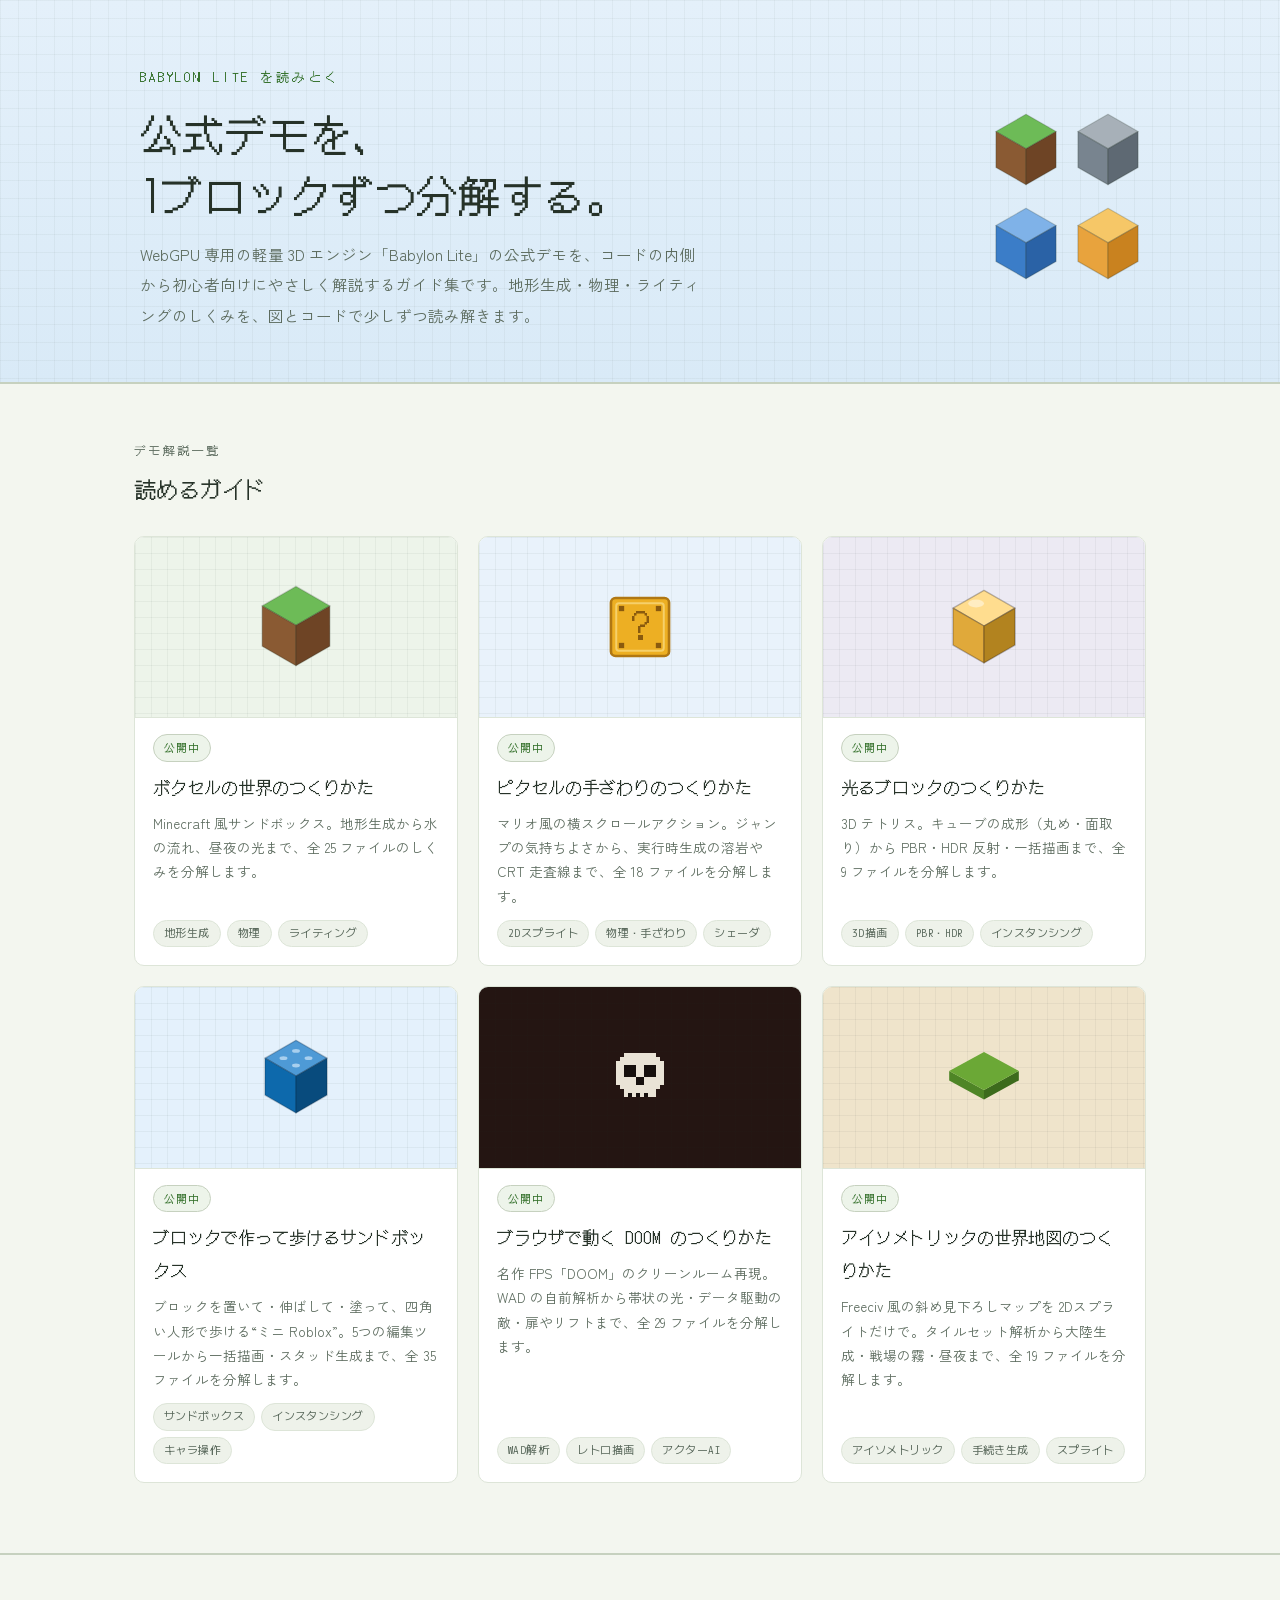
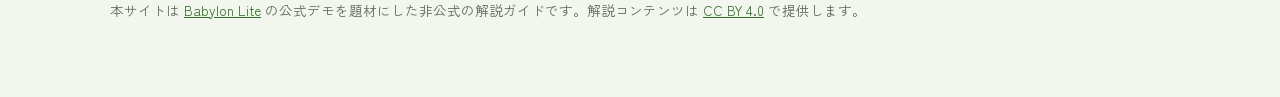
<file: index.html>
<!DOCTYPE html>
<html lang="ja">
<head>
<meta charset="UTF-8">
<meta name="viewport" content="width=device-width, initial-scale=1.0">
<title>Babylon Lite デモ解説ガイド</title>
<meta name="description" content="WebGPU 専用の軽量 3D エンジン「Babylon Lite」の公式デモを、初心者向けにやさしく分解して解説するガイド集。">
<link rel="icon" type="image/svg+xml" href="assets/img/favicon.svg">
<link rel="preconnect" href="https://fonts.googleapis.com">
<link rel="preconnect" href="https://fonts.gstatic.com" crossorigin>
<link href="https://fonts.googleapis.com/css2?family=DotGothic16&family=Zen+Kaku+Gothic+New:wght@400;500;700&family=M+PLUS+1+Code:wght@400;500;700&display=swap" rel="stylesheet">
<link rel="stylesheet" href="assets/site.css">
<style>
/* ── トップページ固有 ── */
.hero-inner {
  max-width: 1000px; margin: 0 auto;
  display: grid; grid-template-columns: 1fr auto; gap: 40px; align-items: center;
}
h1 {
  font-family: var(--font-display); font-weight: 400;
  font-size: clamp(27px, 4.4vw, 42px);
  line-height: 1.45; margin: 0 0 14px; letter-spacing: .01em;
}
.hero p.sub { margin: 0; max-width: 560px; color: var(--ink-soft); }

.cubes { display: grid; grid-template-columns: repeat(2, 64px); gap: 20px 18px; }
.cubes svg:nth-child(1) { animation: bob 5s ease-in-out infinite; }
.cubes svg:nth-child(2) { animation: bob 5s ease-in-out .8s infinite; }
.cubes svg:nth-child(3) { animation: bob 5s ease-in-out 1.6s infinite; }
.cubes svg:nth-child(4) { animation: bob 5s ease-in-out 2.4s infinite; }
@keyframes bob { 0%,100% { transform: translateY(0); } 50% { transform: translateY(-7px); } }

.demos { max-width: var(--wrap); margin: 0 auto; padding: 54px 24px 40px; }
.section-eyebrow { font-family: var(--font-display); font-size: 12px; letter-spacing: .2em; color: var(--ink-soft); margin: 0 0 6px; }
.section-title { font-family: var(--font-display); font-weight: 400; font-size: 22px; margin: 0 0 26px; }

.card-grid { display: grid; grid-template-columns: repeat(3, 1fr); gap: 20px; }

.demo-card {
  display: flex; flex-direction: column;
  background: var(--panel); border: 1px solid var(--line);
  border-radius: var(--radius); overflow: hidden;
  text-decoration: none; color: inherit;
  transition: transform .16s ease, box-shadow .16s ease, border-color .16s ease;
}
a.demo-card:hover {
  transform: translateY(-3px);
  box-shadow: 0 10px 26px rgba(38,50,40,.10);
  border-color: var(--line-strong);
}
.thumb {
  aspect-ratio: 16 / 9; display: grid; place-items: center;
  background:
    linear-gradient(rgba(38,50,40,.05) 1px, transparent 1px),
    linear-gradient(90deg, rgba(38,50,40,.05) 1px, transparent 1px),
    var(--thumb-bg, #EDF4EA);
  background-size: 16px 16px, 16px 16px, 100% 100%;
  border-bottom: 1px solid var(--line);
}
.demo-body { padding: 16px 18px 18px; display: flex; flex-direction: column; gap: 8px; flex: 1; }
.demo-title { font-family: var(--font-display); font-size: 17px; font-weight: 400; margin: 0; }
.demo-desc { font-size: 13.5px; color: var(--ink-soft); margin: 0; line-height: 1.8; flex: 1; }
.tag-row { display: flex; flex-wrap: wrap; gap: 6px; margin-top: 4px; }
.tag { font-family: var(--font-code); font-size: 11px; letter-spacing: .04em; color: var(--ink-soft); background: #EEF2EA; border: 1px solid var(--line); border-radius: 999px; padding: 2px 10px; }
.badge { font-family: var(--font-display); font-size: 11px; letter-spacing: .1em; padding: 2px 10px; border-radius: 999px; align-self: flex-start; }
.badge.ready { color: var(--accent-deep); background: var(--accent-bg); border: 1px solid var(--line-strong); }
.badge.wip { color: #8A6D1E; background: #FBF3E2; border: 1px solid #E7D6A8; }

.demo-card.soon { cursor: default; opacity: .82; }

@media (max-width: 920px) {
  .hero-inner { grid-template-columns: 1fr; }
  .cubes { grid-template-columns: repeat(4, 48px); }
  .card-grid { grid-template-columns: 1fr; }
}
@media (prefers-reduced-motion: reduce) {
  .cubes svg { animation: none; }
  a.demo-card:hover { transform: none; }
}
</style>
</head>
<body>

<header class="hero">
  <div class="hero-inner">
    <div>
      <p class="eyebrow">BABYLON LITE を読みとく</p>
      <h1>公式デモを、<br>1ブロックずつ分解する。</h1>
      <p class="sub">WebGPU 専用の軽量 3D エンジン「Babylon Lite」の公式デモを、コードの内側から初心者向けにやさしく解説するガイド集です。地形生成・物理・ライティングのしくみを、図とコードで少しずつ読み解きます。</p>
    </div>
    <div class="cubes" aria-hidden="true">
      <svg viewBox="0 0 100 116" width="64"><g stroke="#263228" stroke-opacity=".22" stroke-width="2" stroke-linejoin="round"><polygon points="50,2 97,29 50,56 3,29" fill="#6DBB57"/><polygon points="3,29 50,56 50,112 3,85" fill="#8A5A33"/><polygon points="97,29 50,56 50,112 97,85" fill="#6E4425"/></g></svg>
      <svg viewBox="0 0 100 116" width="64"><g stroke="#263228" stroke-opacity=".22" stroke-width="2" stroke-linejoin="round"><polygon points="50,2 97,29 50,56 3,29" fill="#A7B0B8"/><polygon points="3,29 50,56 50,112 3,85" fill="#78848F"/><polygon points="97,29 50,56 50,112 97,85" fill="#5E6973"/></g></svg>
      <svg viewBox="0 0 100 116" width="64"><g stroke="#263228" stroke-opacity=".22" stroke-width="2" stroke-linejoin="round"><polygon points="50,2 97,29 50,56 3,29" fill="#7FB2E8"/><polygon points="3,29 50,56 50,112 3,85" fill="#3B7DC8"/><polygon points="97,29 50,56 50,112 97,85" fill="#2A62A6"/></g></svg>
      <svg viewBox="0 0 100 116" width="64"><g stroke="#263228" stroke-opacity=".22" stroke-width="2" stroke-linejoin="round"><polygon points="50,2 97,29 50,56 3,29" fill="#F6C767"/><polygon points="3,29 50,56 50,112 3,85" fill="#E8A33D"/><polygon points="97,29 50,56 50,112 97,85" fill="#C9821F"/></g></svg>
    </div>
  </div>
</header>

<main class="demos">
  <p class="section-eyebrow">デモ解説一覧</p>
  <h2 class="section-title">読めるガイド</h2>

  <div class="card-grid">

    <!-- ── 公開中：Minecraft 風デモ ── -->
    <a class="demo-card" href="minecraft/index.html" style="--thumb-bg:#EDF4EA">
      <div class="thumb" aria-hidden="true">
        <svg viewBox="0 0 100 116" width="72"><g stroke="#263228" stroke-opacity=".22" stroke-width="2" stroke-linejoin="round"><polygon points="50,2 97,29 50,56 3,29" fill="#6DBB57"/><polygon points="3,29 50,56 50,112 3,85" fill="#8A5A33"/><polygon points="97,29 50,56 50,112 97,85" fill="#6E4425"/></g></svg>
      </div>
      <div class="demo-body">
        <span class="badge ready">公開中</span>
        <h3 class="demo-title">ボクセルの世界のつくりかた</h3>
        <p class="demo-desc">Minecraft 風サンドボックス。地形生成から水の流れ、昼夜の光まで、全 25 ファイルのしくみを分解します。</p>
        <div class="tag-row"><span class="tag">地形生成</span><span class="tag">物理</span><span class="tag">ライティング</span></div>
      </div>
    </a>

    <!-- ── 公開中：Platformer 風デモ ── -->
    <a class="demo-card" href="platformer/index.html" style="--thumb-bg:#E9F2FB">
      <div class="thumb" aria-hidden="true">
        <svg viewBox="0 0 100 100" width="66"><rect x="6" y="6" width="88" height="88" rx="7" fill="#EDAF23" stroke="#B07713" stroke-width="4"/><rect x="14" y="14" width="72" height="72" rx="4" fill="none" stroke="#F6D06A" stroke-width="3"/><g fill="#8A5A0E"><rect x="18" y="18" width="8" height="8"/><rect x="74" y="18" width="8" height="8"/><rect x="18" y="74" width="8" height="8"/><rect x="74" y="74" width="8" height="8"/></g><text x="50" y="68" fill="#8A5A0E" font-family="'DotGothic16',sans-serif" font-size="52" text-anchor="middle">?</text></svg>
      </div>
      <div class="demo-body">
        <span class="badge ready">公開中</span>
        <h3 class="demo-title">ピクセルの手ざわりのつくりかた</h3>
        <p class="demo-desc">マリオ風の横スクロールアクション。ジャンプの気持ちよさから、実行時生成の溶岩や CRT 走査線まで、全 18 ファイルを分解します。</p>
        <div class="tag-row"><span class="tag">2Dスプライト</span><span class="tag">物理・手ざわり</span><span class="tag">シェーダ</span></div>
      </div>
    </a>

    <!-- ── 公開中：Tetris 3D デモ ── -->
    <a class="demo-card" href="tetris/index.html" style="--thumb-bg:#ECEAF3">
      <div class="thumb" aria-hidden="true">
        <svg viewBox="0 0 100 116" width="66"><g stroke="#0F0E14" stroke-opacity=".28" stroke-width="2" stroke-linejoin="round"><polygon points="50,2 97,29 50,56 3,29" fill="#FFDD8F"/><polygon points="3,29 50,56 50,112 3,85" fill="#E0A93A"/><polygon points="97,29 50,56 50,112 97,85" fill="#B2831F"/></g><ellipse cx="38" cy="22" rx="12" ry="6" fill="#fff" opacity=".45"/></svg>
      </div>
      <div class="demo-body">
        <span class="badge ready">公開中</span>
        <h3 class="demo-title">光るブロックのつくりかた</h3>
        <p class="demo-desc">3D テトリス。キューブの成形（丸め・面取り）から PBR・HDR 反射・一括描画まで、全 9 ファイルを分解します。</p>
        <div class="tag-row"><span class="tag">3D描画</span><span class="tag">PBR・HDR</span><span class="tag">インスタンシング</span></div>
      </div>
    </a>

    <!-- ── 公開中：Sandblox デモ ── -->
    <a class="demo-card" href="sandblox/index.html" style="--thumb-bg:#E4F1FC">
      <div class="thumb" aria-hidden="true">
        <svg viewBox="0 0 100 116" width="66"><g stroke="#0F2233" stroke-opacity=".26" stroke-width="2" stroke-linejoin="round"><polygon points="50,2 97,29 50,56 3,29" fill="#4E9AD6"/><polygon points="3,29 50,56 50,112 3,85" fill="#0D69AC"/><polygon points="97,29 50,56 50,112 97,85" fill="#084B7D"/></g><g fill="#A8CFEE"><ellipse cx="50" cy="18" rx="6" ry="3"/><ellipse cx="69" cy="29" rx="6" ry="3"/><ellipse cx="31" cy="29" rx="6" ry="3"/><ellipse cx="50" cy="40" rx="6" ry="3"/></g></svg>
      </div>
      <div class="demo-body">
        <span class="badge ready">公開中</span>
        <h3 class="demo-title">ブロックで作って歩けるサンドボックス</h3>
        <p class="demo-desc">ブロックを置いて・伸ばして・塗って、四角い人形で歩ける“ミニ Roblox”。5つの編集ツールから一括描画・スタッド生成まで、全 35 ファイルを分解します。</p>
        <div class="tag-row"><span class="tag">サンドボックス</span><span class="tag">インスタンシング</span><span class="tag">キャラ操作</span></div>
      </div>
    </a>

    <!-- ── 公開中：DOOM 再現デモ ── -->
    <a class="demo-card" href="doom/index.html" style="--thumb-bg:#241512">
      <div class="thumb" aria-hidden="true">
        <svg viewBox="0 0 16 16" width="64" shape-rendering="crispEdges"><g fill="#E9E3D6"><rect x="4" y="2" width="8" height="1"/><rect x="3" y="3" width="10" height="1"/><rect x="2" y="4" width="12" height="6"/><rect x="3" y="10" width="10" height="1"/><rect x="4" y="11" width="8" height="2"/></g><g fill="#16100E"><rect x="4" y="5" width="3" height="3"/><rect x="9" y="5" width="3" height="3"/><rect x="7" y="8" width="2" height="2"/><rect x="5" y="12" width="1" height="1"/><rect x="7" y="12" width="1" height="1"/><rect x="9" y="12" width="1" height="1"/></g></svg>
      </div>
      <div class="demo-body">
        <span class="badge ready">公開中</span>
        <h3 class="demo-title">ブラウザで動く DOOM のつくりかた</h3>
        <p class="demo-desc">名作 FPS「DOOM」のクリーンルーム再現。WAD の自前解析から帯状の光・データ駆動の敵・扉やリフトまで、全 29 ファイルを分解します。</p>
        <div class="tag-row"><span class="tag">WAD解析</span><span class="tag">レトロ描画</span><span class="tag">アクターAI</span></div>
      </div>
    </a>

    <!-- ── 公開中：Freeciv 風デモ ── -->
    <a class="demo-card" href="freeciv/index.html" style="--thumb-bg:#EFE4CB">
      <div class="thumb" aria-hidden="true">
        <svg viewBox="0 0 96 84" width="76"><polygon points="4,34 48,58 48,70 4,46" fill="#4E8526"/><polygon points="92,34 48,58 48,70 92,46" fill="#3C6B1C"/><polygon points="48,10 92,34 48,58 4,34" fill="#6BA836"/></svg>
      </div>
      <div class="demo-body">
        <span class="badge ready">公開中</span>
        <h3 class="demo-title">アイソメトリックの世界地図のつくりかた</h3>
        <p class="demo-desc">Freeciv 風の斜め見下ろしマップを 2Dスプライトだけで。タイルセット解析から大陸生成・戦場の霧・昼夜まで、全 19 ファイルを分解します。</p>
        <div class="tag-row"><span class="tag">アイソメトリック</span><span class="tag">手続き生成</span><span class="tag">スプライト</span></div>
      </div>
    </a>

  </div>
</main>

<footer>
  <div class="inner">
    <p>本サイトは <a href="https://babylonjs.com/lite/" rel="noopener">Babylon Lite</a> の公式デモを題材にした非公式の解説ガイドです。解説コンテンツは <a href="https://creativecommons.org/licenses/by/4.0/deed.ja" rel="noopener">CC BY 4.0</a> で提供します。</p>
  </div>
</footer>

</body>
</html>
</file>
<file: assets/site.css>
/* =====================================================================
   Babylon Lite Demo Guide — 共通デザイントークン & 骨組み
   ---------------------------------------------------------------------
   ここには「全ページ共通の中立トークン」と「土台になる部品」だけを置く。
   各デモ固有の配色（草/土/石/水 …）やレイアウトは、各ページ側の
   <style> で --accent 系トークンを上書き or 追記して表現する。
   ※現状は骨組み。共通部品は次のデモ解説を足すタイミングで拡充する。
   ===================================================================== */

:root {
  /* ── 中立トークン（背景・文字・罫線） ── */
  --bg: #F3F6EF;
  --panel: #FFFFFF;
  --ink: #263228;
  --ink-soft: #5C6B5E;
  --line: #DDE5D8;
  --line-strong: #C6D1BF;
  --sky: #D9EAF7;

  /* ── アクセント（各ページで上書き可）。既定は草色 ── */
  --accent: #57A045;
  --accent-deep: #33702A;
  --accent-bg: #EDF4EA;

  /* ── フォント ── */
  --font-display: 'DotGothic16', 'Zen Kaku Gothic New', sans-serif;
  --font-body: 'Zen Kaku Gothic New', 'Hiragino Kaku Gothic ProN', sans-serif;
  --font-code: 'M PLUS 1 Code', monospace;

  /* ── 寸法 ── */
  --wrap: 1060px;
  --radius: 10px;
}

* { box-sizing: border-box; }
html { scroll-behavior: smooth; }
body {
  margin: 0;
  background: var(--bg);
  color: var(--ink);
  font-family: var(--font-body);
  font-size: 15.5px;
  line-height: 1.95;
}
a { color: var(--accent-deep); }
a:focus-visible, button:focus-visible {
  outline: 3px solid var(--accent);
  outline-offset: 2px;
  border-radius: 4px;
}
::selection { background: #CBE3BF; }

/* ── 汎用の器 ── */
.wrap { max-width: var(--wrap); margin: 0 auto; padding-left: 24px; padding-right: 24px; }

.eyebrow {
  font-family: var(--font-display);
  font-size: 13px; letter-spacing: .22em;
  color: var(--accent-deep); margin: 0 0 14px;
}

/* ── 共通ヒーロー（方眼＋空グラデ） ── */
.hero {
  background:
    linear-gradient(rgba(38,50,40,.045) 1px, transparent 1px),
    linear-gradient(90deg, rgba(38,50,40,.045) 1px, transparent 1px),
    linear-gradient(180deg, #E4F0FA 0%, var(--sky) 100%);
  background-size: 18px 18px, 18px 18px, 100% 100%;
  border-bottom: 2px solid var(--line-strong);
  padding: 64px 24px 52px;
}

/* ── カード（汎用） ── */
.card {
  background: var(--panel);
  border: 1px solid var(--line);
  border-radius: var(--radius);
  padding: 20px 22px;
}

/* ── フッター ── */
footer { border-top: 2px solid var(--line-strong); margin-top: 30px; padding: 28px 24px 60px; }
footer .inner { max-width: var(--wrap); margin: 0 auto; font-size: 13.5px; color: var(--ink-soft); }

@media (prefers-reduced-motion: reduce) {
  html { scroll-behavior: auto; }
}
</file>
